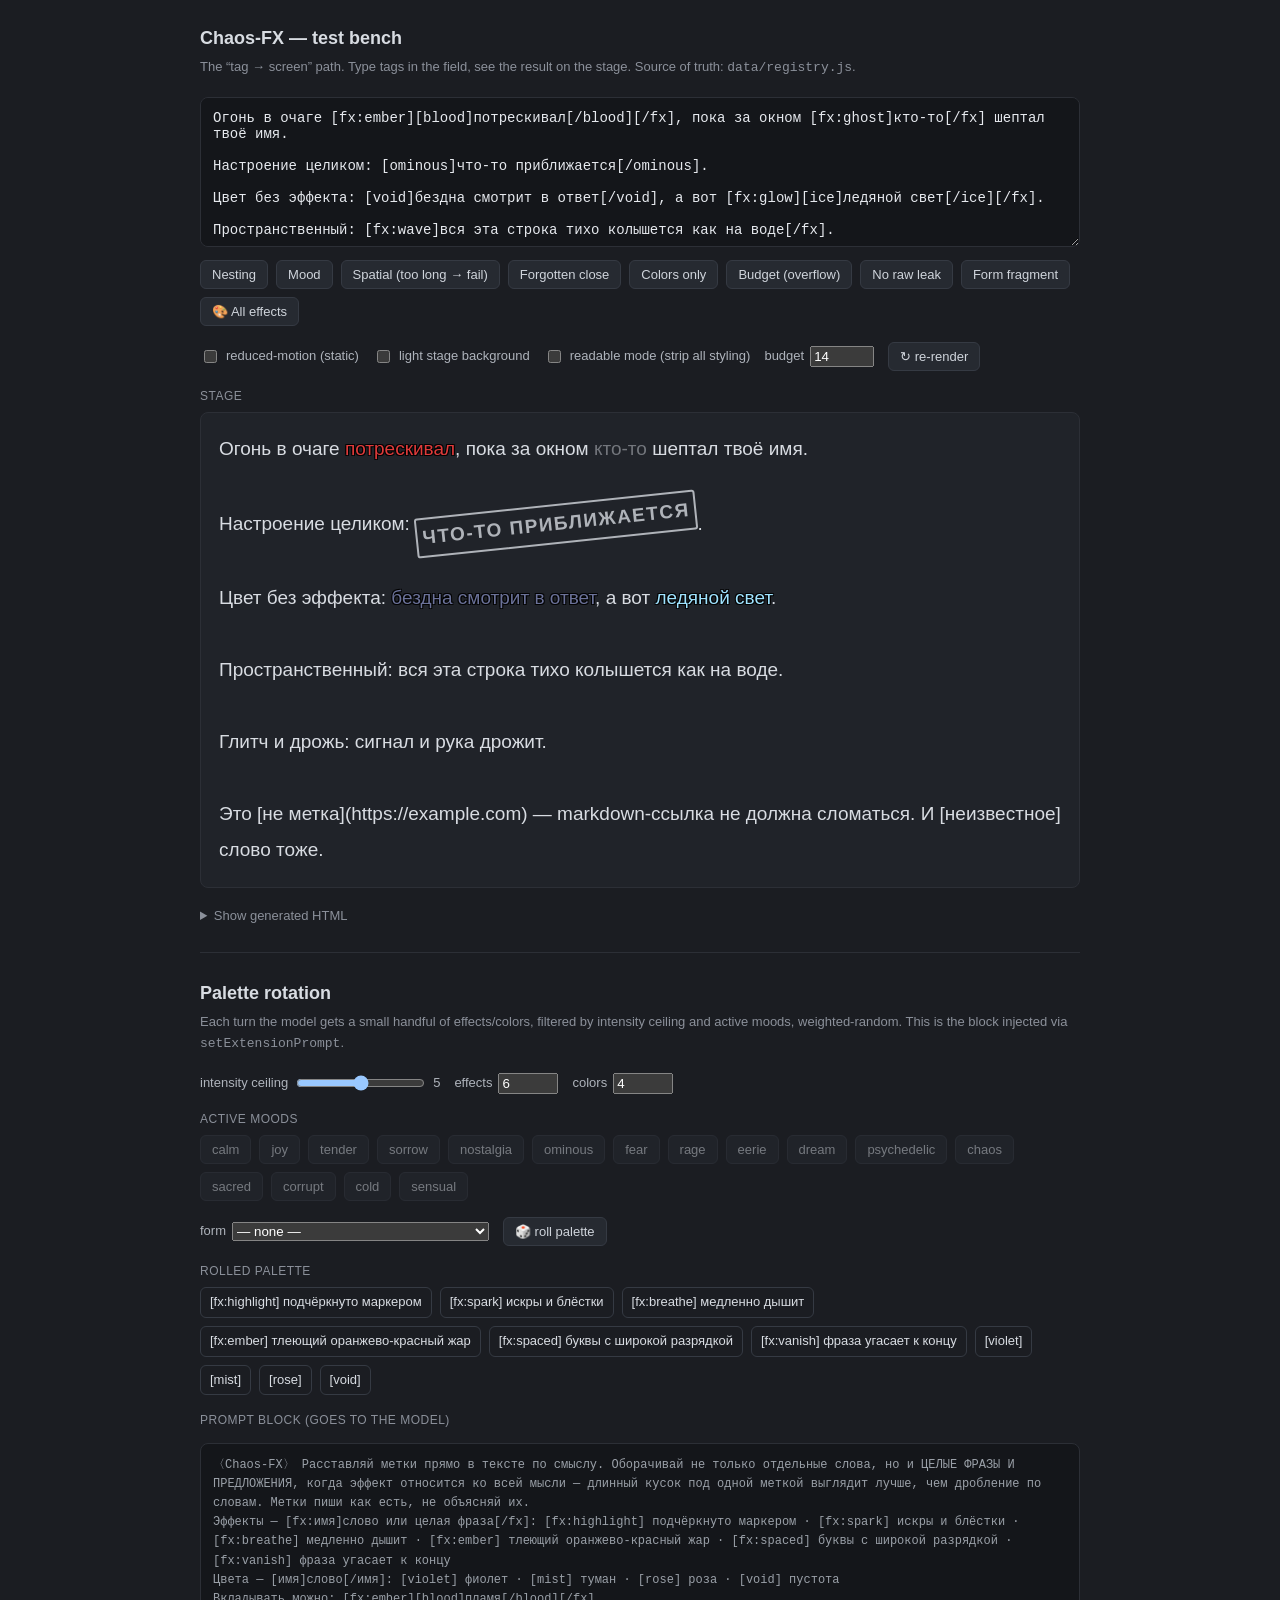
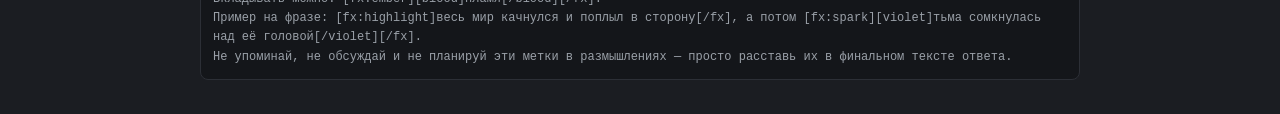
<file: demo/index.html>
<!DOCTYPE html>
<html lang="ru">
<head>
  <meta charset="utf-8" />
  <meta name="viewport" content="width=device-width, initial-scale=1" />
  <title>Chaos-FX — test bench</title>
  <link rel="stylesheet" href="../css/chaos-fx.css" />
  <style>
    :root { color-scheme: dark; }
    body {
      margin: 0; padding: 24px;
      font: 16px/1.6 -apple-system, Segoe UI, Roboto, sans-serif;
      background: #1b1d22; color: #d8dce2;
    }
    h1 { font-size: 18px; margin: 0 0 4px; }
    .sub { color: #8b909a; font-size: 13px; margin: 0 0 18px; }
    .wrap { max-width: 880px; margin: 0 auto; }
    textarea {
      width: 100%; min-height: 150px; box-sizing: border-box;
      background: #14161a; color: #e6e9ee; border: 1px solid #2c2f36;
      border-radius: 8px; padding: 12px; font-family: ui-monospace, monospace;
      font-size: 14px; resize: vertical;
    }
    .controls { display: flex; flex-wrap: wrap; gap: 14px; align-items: center; margin: 12px 0; }
    .controls label { font-size: 13px; color: #aeb3bb; display: inline-flex; gap: 6px; align-items: center; }
    .samples { display: flex; flex-wrap: wrap; gap: 8px; margin: 6px 0 16px; }
    .samples button, .controls button {
      background: #262a31; color: #cfd4db; border: 1px solid #353a43;
      border-radius: 6px; padding: 6px 11px; font-size: 13px; cursor: pointer;
    }
    .samples button:hover, .controls button:hover { background: #2f343d; }
    .stage-head { color: #8b909a; font-size: 12px; text-transform: uppercase; letter-spacing: 0.5px; margin: 16px 0 6px; }
    #stage {
      background var(--stage-bg, #202329);
      background: var(--stage-bg, #202329);
      border: 1px solid #2c2f36; border-radius: 8px; padding: 18px;
      min-height: 90px; font-size: 19px; line-height: 1.9; white-space: pre-wrap;
    }
    #stage.bg-light { --stage-bg: #ece8e0; color: #20242b; }
    details { margin-top: 18px; }
    summary { cursor: pointer; color: #8b909a; font-size: 13px; }
    pre.html { background: #14161a; border: 1px solid #2c2f36; border-radius: 8px;
      padding: 12px; overflow: auto; font-size: 12px; color: #9aa0a8; white-space: pre-wrap; }
  </style>
</head>
<body>
  <div class="wrap">
    <h1>Chaos-FX — test bench</h1>
    <p class="sub">The “tag → screen” path. Type tags in the field, see the result on the stage. Source of truth: <code>data/registry.js</code>.</p>

    <textarea id="input">Огонь в очаге [fx:ember][blood]потрескивал[/blood][/fx], пока за окном [fx:ghost]кто-то[/fx] шептал твоё имя.

Настроение целиком: [ominous]что-то приближается[/ominous].

Цвет без эффекта: [void]бездна смотрит в ответ[/void], а вот [fx:glow][ice]ледяной свет[/ice][/fx].

Пространственный: [fx:wave]вся эта строка тихо колышется как на воде[/fx].

Глитч и дрожь: [fx:glitch]сигнал[/fx] и [fx:shake]рука дрожит[/fx].

Это [не метка](https://example.com) — markdown-ссылка не должна сломаться. И [неизвестное] слово тоже.</textarea>

    <div class="samples" id="samples"></div>

    <div class="controls">
      <label><input type="checkbox" id="reduced" /> reduced-motion (static)</label>
      <label><input type="checkbox" id="lightbg" /> light stage background</label>
      <label><input type="checkbox" id="readable" /> readable mode (strip all styling)</label>
      <label>budget <input type="number" id="budget" value="14" min="0" max="60" style="width:56px"></label>
      <button id="reroll" title="re-roll effects for mood tags">↻ re-render</button>
    </div>

    <div class="stage-head">Stage</div>
    <div id="stage" class="cfx-root"></div>

    <details>
      <summary>Show generated HTML</summary>
      <pre class="html" id="htmlout"></pre>
    </details>

    <hr style="border:none;border-top:1px solid #2c2f36;margin:26px 0" />

    <h1>Palette rotation</h1>
    <p class="sub">Each turn the model gets a small handful of effects/colors, filtered by intensity ceiling and active moods, weighted-random. This is the block injected via <code>setExtensionPrompt</code>.</p>

    <div class="controls">
      <label>intensity ceiling
        <input type="range" id="rot-intensity" min="0" max="10" value="5" />
        <span id="rot-intensity-val">5</span>
      </label>
      <label>effects <input type="number" id="rot-fxn" value="6" min="0" max="32" style="width:52px"></label>
      <label>colors <input type="number" id="rot-clrn" value="4" min="0" max="24" style="width:52px"></label>
    </div>

    <div class="stage-head">Active moods</div>
    <div class="samples" id="rot-moods"></div>

    <div class="controls">
      <label>form
        <select id="rot-form"><option value="">— none —</option></select>
      </label>
      <button id="rot-roll">🎲 roll palette</button>
    </div>

    <div class="stage-head">Rolled palette</div>
    <div id="rot-out" style="display:flex;flex-wrap:wrap;gap:8px;margin-bottom:12px"></div>

    <div class="stage-head">Prompt block (goes to the model)</div>
    <pre class="html" id="rot-prompt"></pre>
  </div>

  <script src="../data/registry.js"></script>
  <script src="../src/parser.js"></script>
  <script src="../src/rotation.js"></script>
  <script>
    var input = document.getElementById('input');
    var stage = document.getElementById('stage');
    var htmlout = document.getElementById('htmlout');
    var reduced = document.getElementById('reduced');
    var lightbg = document.getElementById('lightbg');
    var budget = document.getElementById('budget');

    var SAMPLES = [
      ['Nesting', '[fx:ember][blood]пылающая кровь[/blood][/fx]'],
      ['Mood', '[psychedelic]реальность плывёт[/psychedelic]'],
      ['Spatial (too long → fail)', '[fx:wave]' + 'очень длинная строка '.repeat(15) + '[/fx]'],
      ['Forgotten close', 'модель забыла закрыть [fx:glow][gold]метку и всё'],
      ['Colors only', '[blood]кровь[/blood] [ice]лёд[/ice] [void]бездна[/void] [violet]фиолет[/violet] [gold]золото[/gold]'],
      ['Budget (overflow)', '[fx:glitch]а[/fx][fx:ember]б[/fx][fx:glow]в[/fx][fx:glitch]г[/fx][fx:ember]д[/fx]'],
      ['No raw leak', 'неизвестный эффект [fx:неведомое]тут[/fx] выкушен без следа'],
      ['Form fragment', 'Стены дышали ровно, как обычно.\n\n[form:stream]а потом пол [fx:melt]потёк[/fx] и мысли рассыпались на буквы буквы буквы кто здесь был свет [ultraviolet]фиолетовый[/ultraviolet] вкус неба секунда длиной в год[/form]\n\nОна моргнула, и комната снова стала комнатой.']
    ];

    // Галерея: каждый эффект на собственном имени.
    var gallery = ChaosFX.EFFECTS.map(function (e) {
      return '[fx:' + e.id + ']' + e.id + '[/fx]';
    }).join('  ');
    SAMPLES.push(['🎨 All effects', gallery]);

    var box = document.getElementById('samples');
    SAMPLES.forEach(function (s) {
      var b = document.createElement('button');
      b.textContent = s[0];
      b.onclick = function () { input.value = s[1]; render(); };
      box.appendChild(b);
    });

    function render() {
      var html = ChaosFX.parse(input.value, {
        reducedMotion: reduced.checked,
        budget: parseInt(budget.value, 10) || 0,
        theme: lightbg.checked ? 'light' : 'dark'
      });
      stage.innerHTML = html;
      htmlout.textContent = html;
    }

    function applyTheme() {
      stage.classList.toggle('cfx-theme-light', lightbg.checked);
      stage.classList.toggle('bg-light', lightbg.checked);
    }

    var readable = document.getElementById('readable');
    readable.addEventListener('change', function () {
      stage.classList.toggle('cfx-readable', readable.checked);
    });

    input.addEventListener('input', render);
    reduced.addEventListener('change', render);
    budget.addEventListener('input', render);
    lightbg.addEventListener('change', function () { applyTheme(); render(); });
    document.getElementById('reroll').addEventListener('click', render);

    applyTheme();
    render();

    // ── Palette rotation panel ──────────────────────────────────────────────
    var rotIntensity = document.getElementById('rot-intensity');
    var rotIntensityVal = document.getElementById('rot-intensity-val');
    var rotFxN = document.getElementById('rot-fxn');
    var rotClrN = document.getElementById('rot-clrn');
    var rotForm = document.getElementById('rot-form');
    var rotMoodsBox = document.getElementById('rot-moods');
    var rotOut = document.getElementById('rot-out');
    var rotPrompt = document.getElementById('rot-prompt');
    var activeMoods = {};

    ChaosFX.MOODS.forEach(function (m) {
      var b = document.createElement('button');
      b.textContent = m;
      b.dataset.on = '0';
      b.style.opacity = '0.5';
      b.onclick = function () {
        var on = b.dataset.on === '1';
        b.dataset.on = on ? '0' : '1';
        b.style.opacity = on ? '0.5' : '1';
        b.style.background = on ? '#262a31' : '#3a4150';
        activeMoods[m] = !on;
        roll();
      };
      rotMoodsBox.appendChild(b);
    });

    ChaosFX.FORMS.forEach(function (f) {
      var o = document.createElement('option');
      o.value = f.id; o.textContent = f.id + ' — ' + f.desc;
      rotForm.appendChild(o);
    });

    function chip(text, cls) {
      var s = document.createElement('span');
      s.textContent = text;
      s.style.cssText = 'padding:4px 9px;border-radius:6px;border:1px solid #353a43;font-size:13px;';
      if (cls) s.className = 'cfx-root ' + cls;
      return s;
    }

    function roll() {
      var moods = Object.keys(activeMoods).filter(function (m) { return activeMoods[m]; });
      var res = ChaosFX.rotate({
        intensity: parseInt(rotIntensity.value, 10),
        moods: moods,
        form: rotForm.value || null,
        effectsCount: parseInt(rotFxN.value, 10) || 0,
        colorsCount: parseInt(rotClrN.value, 10) || 0
      });
      rotOut.innerHTML = '';
      res.effects.forEach(function (e) {
        rotOut.appendChild(chip('[fx:' + e.id + '] ' + e.desc));
      });
      res.colors.forEach(function (c) {
        rotOut.appendChild(chip('[' + c.id + ']', 'clr-' + c.id + ' fx-colored'));
      });
      rotPrompt.textContent = res.prompt;
    }

    rotIntensity.addEventListener('input', function () {
      rotIntensityVal.textContent = rotIntensity.value; roll();
    });
    rotFxN.addEventListener('input', roll);
    rotClrN.addEventListener('input', roll);
    rotForm.addEventListener('change', roll);
    document.getElementById('rot-roll').addEventListener('click', roll);

    roll();
  </script>
</body>
</html>
</file>
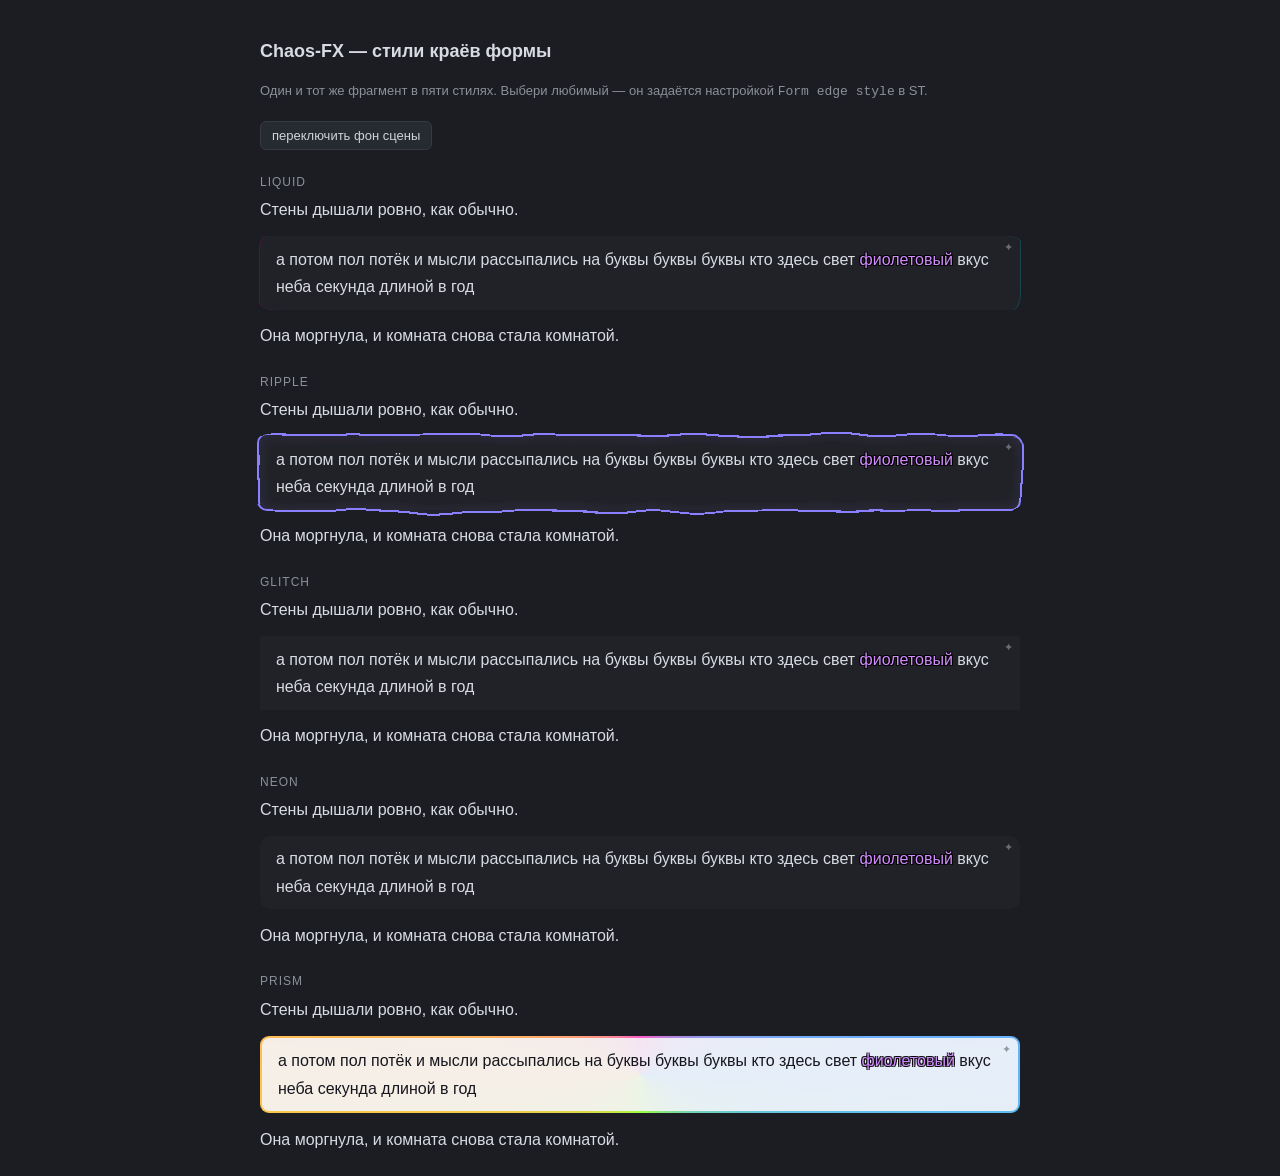
<file: demo/forms.html>
<!DOCTYPE html>
<html lang="ru">
<head>
  <meta charset="utf-8" />
  <meta name="viewport" content="width=device-width, initial-scale=1" />
  <title>Chaos-FX — form edge styles</title>
  <link rel="stylesheet" href="../css/chaos-fx.css" />
  <style>
    body { margin: 0; padding: 24px; font: 16px/1.7 -apple-system, Segoe UI, Roboto, sans-serif; background: #1b1d22; color: #d8dce2; }
    .wrap { max-width: 760px; margin: 0 auto; }
    h1 { font-size: 18px; }
    .sub { color: #8b909a; font-size: 13px; margin-bottom: 18px; }
    .controls { margin-bottom: 18px; }
    button { background: #262a31; color: #cfd4db; border: 1px solid #353a43; border-radius: 6px; padding: 6px 11px; font-size: 13px; cursor: pointer; }
    button:hover { background: #2f343d; }
    .style-name { color: #8b909a; font-size: 12px; text-transform: uppercase; letter-spacing: 1px; margin: 22px 0 4px; }
    #stage.bg-light { background: #ece8e0; color: #20242b; padding: 12px; border-radius: 8px; }
  </style>
</head>
<body>
  <!-- SVG-фильтр для стиля ripple -->
  <svg width="0" height="0" style="position:absolute">
    <filter id="cfx-ripple">
      <feTurbulence type="fractalNoise" baseFrequency="0.012 0.02" numOctaves="2" result="n">
        <animate attributeName="baseFrequency" dur="16s" values="0.012 0.02;0.02 0.012;0.012 0.02" repeatCount="indefinite"/>
      </feTurbulence>
      <feDisplacementMap in="SourceGraphic" in2="n" scale="9"/>
    </filter>
  </svg>

  <div class="wrap">
    <h1>Chaos-FX — стили краёв формы</h1>
    <p class="sub">Один и тот же фрагмент в пяти стилях. Выбери любимый — он задаётся настройкой <code>Form edge style</code> в ST.</p>
    <div class="controls">
      <button id="toggle-bg">переключить фон сцены</button>
    </div>
    <div id="stage" class="cfx-root"></div>
  </div>

  <script src="../data/registry.js"></script>
  <script src="../src/parser.js"></script>
  <script>
    var EDGES = ['liquid', 'ripple', 'glitch', 'neon', 'prism'];
    var SAMPLE = 'Стены дышали ровно, как обычно.\n\n[form:stream]а потом пол [fx:melt]потёк[/fx] и мысли рассыпались на буквы буквы буквы кто здесь свет [ultraviolet]фиолетовый[/ultraviolet] вкус неба секунда длиной в год[/form]\n\nОна моргнула, и комната снова стала комнатой.';

    var stage = document.getElementById('stage');
    function render() {
      stage.innerHTML = EDGES.map(function (edge) {
        var html = ChaosFX.parse(SAMPLE, { escape: true, formEdge: edge });
        return '<div class="style-name">' + edge + '</div>' + html;
      }).join('');
    }
    render();

    var light = false;
    document.getElementById('toggle-bg').addEventListener('click', function () {
      light = !light;
      stage.classList.toggle('cfx-theme-light', light);
      stage.classList.toggle('bg-light', light);
    });
  </script>
</body>
</html>
</file>
<file: css/chaos-fx.css>
/*
 * Chaos-FX — стили (пункты 6 и 9 спецификации).
 *
 * Первый срез: 6 эффектов разных категорий + двойная палитра цветов.
 * CSS живёт ОДИН раз — инжектится расширением, в контекст модели не попадает.
 *
 * Категории среза:
 *   inline + colorBased + анимация   → glow, ember
 *   inline + чистое движение         → shake (reducedMotion: disable)
 *   inline + хитрый/особый           → glitch, ghost
 *   spatial (с maxChars)             → wave
 */

/* ── Вшитые шрифты ───────────────────────────────────────────────────────── */
/* Caveat (SIL OFL 1.1) — рукописный С ПОДДЕРЖКОЙ КИРИЛЛИЦЫ. Системные
   рукописные шрифты кириллицу либо не покрывают, либо отсутствуют вне Windows,
   поэтому шрифт лежит в fonts/. unicode-range → браузер качает только нужный
   сабсет. Подробности и лицензия — fonts/README.md, fonts/OFL.txt. */
@font-face {
  font-family: 'CFX Caveat';
  src: url('../fonts/caveat-cyrillic.woff2') format('woff2');
  font-weight: 500; font-style: normal; font-display: swap;
  unicode-range: U+0301, U+0400-045F, U+0490-0491, U+04B0-04B1, U+2116;
}
@font-face {
  font-family: 'CFX Caveat';
  src: url('../fonts/caveat-latin.woff2') format('woff2');
  font-weight: 500; font-style: normal; font-display: swap;
  unicode-range: U+0000-00FF, U+0131, U+0152-0153, U+02BB-02BC, U+2013-2014, U+2018-201A, U+201C-201E, U+2020-2022, U+2026, U+2039-203A, U+2122;
}

/* ── Темы: двойная палитра через CSS-переменные ──────────────────────────── */
/* Тёмный фон — по умолчанию. .cfx-theme-light переключает на светлую палитру. */
.cfx-root {
  /* Контрастная обводка (как субтитры) — страховка от любого фона. */
  --cfx-outline: rgba(0, 0, 0, 0.85);

  --clr-blood: #e03b3b;  --clr-flame: #ff8c2b;  --clr-rust: #c46a3a;
  --clr-amber: #ffc24d;  --clr-honey: #ffd97a;  --clr-sulfur: #e6e23a;
  --clr-acid: #9dff3c;   --clr-ichor: #b9d44a;  --clr-moss: #7bbf6a;
  --clr-ice: #9fe3ff;    --clr-azure: #5bb8ff;  --clr-abyss: #5a7fd0;
  --clr-void: #6b7299;   --clr-mist: #c4d2e0;   --clr-violet: #b98cff;
  --clr-ultraviolet: #d28bff; --clr-bruise: #bf6fa3; --clr-neon: #ff5cc8;
  --clr-rose: #ff9bb5;   --clr-silver: #d8dee6; --clr-bone: #ede4d3;
  --clr-ash: #b0b4ba;    --clr-ink: #c0c4cc;    --clr-oil: #7af0c0;
}

.cfx-root.cfx-theme-light {
  --cfx-outline: rgba(255, 255, 255, 0.9);

  --clr-blood: #8b0000;  --clr-flame: #c2410c;  --clr-rust: #8a4421;
  --clr-amber: #b8860b;  --clr-honey: #c79a32;  --clr-sulfur: #9a9810;
  --clr-acid: #4d8a00;   --clr-ichor: #6b7a1f;  --clr-moss: #3f6f33;
  --clr-ice: #2b7a9e;    --clr-azure: #1565c0;  --clr-abyss: #283d6b;
  --clr-void: #1a1d33;   --clr-mist: #6b7d8f;   --clr-violet: #6a3dbf;
  --clr-ultraviolet: #8a2be2; --clr-bruise: #5e2750; --clr-neon: #d6178f;
  --clr-rose: #c44569;   --clr-silver: #7a828c; --clr-bone: #8a7f68;
  --clr-ash: #6b6f76;    --clr-ink: #1a1a22;    --clr-oil: #2a9d8f;
}

/* ── Ось цвета: clr-* читает переменную активной палитры ─────────────────── */
.cfx-root [class*="clr-"] { color: var(--cfx-clr, inherit); }
.cfx-root .clr-blood { --cfx-clr: var(--clr-blood); }
.cfx-root .clr-flame { --cfx-clr: var(--clr-flame); }
.cfx-root .clr-rust { --cfx-clr: var(--clr-rust); }
.cfx-root .clr-amber { --cfx-clr: var(--clr-amber); }
.cfx-root .clr-honey { --cfx-clr: var(--clr-honey); }
.cfx-root .clr-sulfur { --cfx-clr: var(--clr-sulfur); }
.cfx-root .clr-acid { --cfx-clr: var(--clr-acid); }
.cfx-root .clr-ichor { --cfx-clr: var(--clr-ichor); }
.cfx-root .clr-moss { --cfx-clr: var(--clr-moss); }
.cfx-root .clr-ice { --cfx-clr: var(--clr-ice); }
.cfx-root .clr-azure { --cfx-clr: var(--clr-azure); }
.cfx-root .clr-abyss { --cfx-clr: var(--clr-abyss); }
.cfx-root .clr-void { --cfx-clr: var(--clr-void); }
.cfx-root .clr-mist { --cfx-clr: var(--clr-mist); }
.cfx-root .clr-violet { --cfx-clr: var(--clr-violet); }
.cfx-root .clr-ultraviolet { --cfx-clr: var(--clr-ultraviolet); }
.cfx-root .clr-bruise { --cfx-clr: var(--clr-bruise); }
.cfx-root .clr-neon { --cfx-clr: var(--clr-neon); }
.cfx-root .clr-rose { --cfx-clr: var(--clr-rose); }
.cfx-root .clr-silver { --cfx-clr: var(--clr-silver); }
.cfx-root .clr-bone { --cfx-clr: var(--clr-bone); }
.cfx-root .clr-ash { --cfx-clr: var(--clr-ash); }
.cfx-root .clr-ink { --cfx-clr: var(--clr-ink); }
.cfx-root .clr-oil { --cfx-clr: var(--clr-oil); }

/* Контрастная обводка — всем цветным (clr-* и colorBased-эффектам). */
.cfx-root [class*="clr-"],
.cfx-root .fx-colored {
  text-shadow:
    -1px -1px 0 var(--cfx-outline),
     1px -1px 0 var(--cfx-outline),
    -1px  1px 0 var(--cfx-outline),
     1px  1px 0 var(--cfx-outline);
}

/* Все fx-спаны — строчные, не ломают поток текста. */
.cfx-root [data-fx] { display: inline-block; }

/* ── Эффекты ─────────────────────────────────────────────────────────────── */

/* glow — мягкий светящийся ореол (inline, colorBased). */
.cfx-root .fx-glow {
  color: var(--cfx-clr, currentColor);
  animation: cfx-glow 2.4s ease-in-out infinite;
}
@keyframes cfx-glow {
  0%, 100% { filter: drop-shadow(0 0 2px currentColor); }
  50%      { filter: drop-shadow(0 0 8px currentColor) drop-shadow(0 0 14px currentColor); }
}
.cfx-root .fx-glow-static {
  color: var(--cfx-clr, currentColor);
  filter: drop-shadow(0 0 6px currentColor);
}

/* ember — тлеющий оранжево-красный жар (inline, colorBased). */
.cfx-root .fx-ember {
  color: var(--cfx-clr, #ff8c2b);
  animation: cfx-ember 1.6s ease-in-out infinite;
}
@keyframes cfx-ember {
  0%, 100% { text-shadow: 0 0 4px #ff6a00, 0 0 8px #ff2d00; opacity: 0.92; }
  50%      { text-shadow: 0 0 8px #ff8c2b, 0 0 18px #ff3b00; opacity: 1; }
}
.cfx-root .fx-ember-static {
  color: var(--cfx-clr, #ff8c2b);
  text-shadow: 0 0 6px #ff6a00, 0 0 12px #ff2d00;
}

/* shake — мелкая дрожь (чистое движение; reducedMotion: disable). */
.cfx-root .fx-shake { animation: cfx-shake 0.28s linear infinite; }
@keyframes cfx-shake {
  0%, 100% { transform: translate(0, 0); }
  25%      { transform: translate(-1px, 1px); }
  50%      { transform: translate(1px, -1px); }
  75%      { transform: translate(-1px, -1px); }
}

/* glitch — RGB-разрыв и нарезка (хитрый, CSS-only через text-shadow). */
.cfx-root .fx-glitch {
  position: relative;
  animation: cfx-glitch 0.9s steps(2, end) infinite;
}
@keyframes cfx-glitch {
  0%   { text-shadow: 1px 0 #f0f, -1px 0 #0ff; transform: translate(0); }
  20%  { text-shadow: -2px 0 #f0f, 2px 0 #0ff; transform: translate(1px, -1px); }
  40%  { text-shadow: 2px 0 #f0f, -2px 0 #0ff; transform: translate(-1px, 1px); }
  60%  { text-shadow: -1px 0 #f0f, 1px 0 #0ff; transform: translate(1px, 0); }
  80%  { text-shadow: 1px 0 #f0f, -1px 0 #0ff; transform: translate(-1px, 0); }
  100% { text-shadow: 1px 0 #f0f, -1px 0 #0ff; transform: translate(0); }
}

/* ghost — призрачная полупрозрачность (особый, special). */
.cfx-root .fx-ghost {
  opacity: 0.45;
  animation: cfx-ghost 3.5s ease-in-out infinite;
}
@keyframes cfx-ghost {
  0%, 100% { opacity: 0.25; filter: blur(0.4px); }
  50%      { opacity: 0.6;  filter: blur(0); }
}
.cfx-root .fx-ghost-static { opacity: 0.4; filter: blur(0.3px); }

/* wave — строка колышется целиком (spatial, maxChars 200). */
.cfx-root .fx-wave {
  animation: cfx-wave 2.2s ease-in-out infinite;
  transform-origin: center;
}
@keyframes cfx-wave {
  0%, 100% { transform: translateY(0) skewX(0deg); }
  25%      { transform: translateY(-3px) skewX(2deg); }
  50%      { transform: translateY(0) skewX(0deg); }
  75%      { transform: translateY(3px) skewX(-2deg); }
}

/* ─────────────────────────────────────────────────────────────────────────
   Остальные эффекты (докрашены). Каждый рассчитан на безопасное «состояние
   покоя»: если убрать анимацию (reduced-motion), текст остаётся читаемым.
   ───────────────────────────────────────────────────────────────────────── */

/* rainbow — переливается всеми цветами (colorBased). */
.cfx-root .fx-rainbow {
  background: linear-gradient(90deg, #ff3b3b, #ff9e2b, #ffe93b, #5bff7a, #5bb8ff, #b98cff, #ff5cc8);
  background-size: 200% auto;
  -webkit-background-clip: text; background-clip: text;
  color: transparent; -webkit-text-fill-color: transparent;
  animation: cfx-rainbow 3s linear infinite;
}
@keyframes cfx-rainbow { to { background-position: 200% center; } }
.cfx-root .fx-rainbow-static {
  background: linear-gradient(90deg, #ff3b3b, #ff9e2b, #ffe93b, #5bff7a, #5bb8ff, #b98cff, #ff5cc8);
  -webkit-background-clip: text; background-clip: text;
  color: transparent; -webkit-text-fill-color: transparent;
}

/* frost — холодный голубой блеск (colorBased). */
.cfx-root .fx-frost {
  color: var(--cfx-clr, #9fe3ff);
  animation: cfx-frost 3s ease-in-out infinite;
}
@keyframes cfx-frost {
  0%, 100% { text-shadow: 0 0 3px #cfefff, 0 0 6px #7ec8ff; }
  50%      { text-shadow: 0 0 6px #ffffff, 0 0 12px #9fe3ff; }
}
.cfx-root .fx-frost-static { color: var(--cfx-clr, #9fe3ff); text-shadow: 0 0 5px #cfefff, 0 0 10px #7ec8ff; }

/* gold — благородное золотое мерцание (colorBased). */
.cfx-root .fx-gold {
  background: linear-gradient(90deg, #a97c1e, #ffe9a3, #a97c1e);
  background-size: 200% auto;
  -webkit-background-clip: text; background-clip: text;
  color: transparent; -webkit-text-fill-color: transparent;
  animation: cfx-gold 2.6s linear infinite;
}
@keyframes cfx-gold { to { background-position: 200% center; } }
.cfx-root .fx-gold-static { color: var(--cfx-clr, #ffc24d); text-shadow: 0 0 4px #ffe9a3; }

/* rainbow и анимированный gold залиты градиентом по тексту (background-clip)
   с прозрачной заливкой — контрастная обводка (.fx-colored) делает на них
   грязный тёмный ореол, «заслоняющий» буквы. Снимаем её именно у них. */
.cfx-root .fx-rainbow,
.cfx-root .fx-rainbow-static,
.cfx-root .fx-gold { text-shadow: none; }

/* sickly — нездоровое зелёное свечение (colorBased). */
.cfx-root .fx-sickly {
  color: var(--cfx-clr, #9dff3c);
  animation: cfx-sickly 2.2s ease-in-out infinite;
}
@keyframes cfx-sickly {
  0%, 100% { text-shadow: 0 0 4px #6abf2a; filter: hue-rotate(0deg); opacity: 0.9; }
  50%      { text-shadow: 0 0 10px #aaff5e, 0 0 16px #5a9a1a; filter: hue-rotate(-12deg); opacity: 1; }
}
.cfx-root .fx-sickly-static { color: var(--cfx-clr, #9dff3c); text-shadow: 0 0 8px #6abf2a; }

/* spark — искры и блёстки (colorBased). */
.cfx-root .fx-spark {
  color: var(--cfx-clr, currentColor);
  animation: cfx-spark 1.4s ease-in-out infinite;
}
@keyframes cfx-spark {
  0%, 100% { text-shadow: 0 0 2px #fff; }
  30%      { text-shadow: -3px -2px 3px #fff, 2px 3px 4px #ffe9a3; }
  60%      { text-shadow: 3px -3px 3px #fff, -2px 2px 4px #b8e6ff; }
}
.cfx-root .fx-spark-static { text-shadow: 0 0 4px #fff, 1px 1px 3px #ffe9a3; }

/* electric — потрескивающие молнии (colorBased). */
.cfx-root .fx-electric {
  color: var(--cfx-clr, #cfeaff);
  animation: cfx-electric 0.25s steps(2) infinite;
}
@keyframes cfx-electric {
  0%   { text-shadow: 0 0 4px #7ecbff, 0 0 8px #2b6cff; transform: translate(0, 0); }
  50%  { text-shadow: 1px 0 5px #fff, 0 0 10px #5b8cff; transform: translate(0.5px, -0.5px); }
  100% { text-shadow: -1px 0 4px #7ecbff, 0 0 8px #2b6cff; transform: translate(-0.5px, 0.5px); }
}
.cfx-root .fx-electric-static { color: var(--cfx-clr, #cfeaff); text-shadow: 0 0 5px #7ecbff, 0 0 10px #2b6cff; }

/* sway — плавное покачивание, дрейф. */
.cfx-root .fx-sway { animation: cfx-sway 3.4s ease-in-out infinite; }
@keyframes cfx-sway {
  0%, 100% { transform: translateX(0) rotate(0deg); }
  25%      { transform: translateX(2px) rotate(1.2deg); }
  75%      { transform: translateX(-2px) rotate(-1.2deg); }
}

/* heartbeat — пульсация как сердце. */
.cfx-root .fx-heartbeat { animation: cfx-heartbeat 1.3s ease-in-out infinite; }
@keyframes cfx-heartbeat {
  0%, 40%, 100% { transform: scale(1); }
  10%           { transform: scale(1.18); }
  20%           { transform: scale(1); }
  30%           { transform: scale(1.12); }
}

/* drip — буквы стекают вниз. */
.cfx-root .fx-drip { animation: cfx-drip 2.6s ease-in infinite; }
@keyframes cfx-drip {
  0%   { transform: translateY(0) scaleY(1); filter: blur(0); }
  70%  { transform: translateY(3px) scaleY(1.18); filter: blur(0.4px); }
  100% { transform: translateY(0) scaleY(1); filter: blur(0); }
}

/* rise — слова всплывают вверх. */
.cfx-root .fx-rise { animation: cfx-rise 3s ease-in-out infinite; }
@keyframes cfx-rise {
  0%, 100% { transform: translateY(0); opacity: 0.85; }
  50%      { transform: translateY(-4px); opacity: 1; }
}

/* jitter — нервная частая вибрация. */
.cfx-root .fx-jitter { animation: cfx-jitter 0.12s steps(2) infinite; }
@keyframes cfx-jitter {
  0%   { transform: translate(0, 0); }
  25%  { transform: translate(-0.6px, 0.6px); }
  50%  { transform: translate(0.6px, -0.6px); }
  75%  { transform: translate(-0.6px, -0.6px); }
  100% { transform: translate(0.6px, 0.6px); }
}

/* blur — размытие, смаз. */
.cfx-root .fx-blur { animation: cfx-blur 3s ease-in-out infinite; }
@keyframes cfx-blur {
  0%, 100% { filter: blur(0); }
  50%      { filter: blur(1.6px); }
}
.cfx-root .fx-blur-static { filter: blur(1px); }

/* melt — текст тает и растекается. */
.cfx-root .fx-melt { transform-origin: top center; animation: cfx-melt 3.2s ease-in-out infinite; }
@keyframes cfx-melt {
  0%, 100% { transform: scaleY(1) skewX(0deg); filter: blur(0); }
  50%      { transform: scaleY(1.35) skewX(-3deg); filter: blur(0.6px); }
}

/* scramble — буквы мешаются (CSS-приближение, точный перебор — позже на JS). */
.cfx-root .fx-scramble { animation: cfx-scramble 0.3s steps(3) infinite; }
@keyframes cfx-scramble {
  0%   { transform: translate(0, 0); filter: blur(0); }
  33%  { transform: translate(1px, -1px); filter: blur(0.5px); }
  66%  { transform: translate(-1px, 1px); filter: blur(0.3px); }
  100% { transform: translate(0, 0); filter: blur(0); }
}

/* handwritten — будто написано от руки. Вшитый Caveat покрывает кириллицу;
   системные варианты — на случай, если файл шрифта не отдался. */
.cfx-root .fx-handwritten {
  font-family: 'CFX Caveat', 'Segoe Script', 'Comic Sans MS', cursive;
  font-size: 1.15em;               /* Caveat мелковат относительно основного */
  transform: rotate(-1.5deg);
}

/* typewriter — моноширинный шрифт с мигающим курсором. */
.cfx-root .fx-typewriter {
  font-family: ui-monospace, 'Courier New', monospace;
  border-right: 0.1em solid currentColor; padding-right: 1px;
  animation: cfx-caret 1s steps(1) infinite;
}
@keyframes cfx-caret { 50% { border-color: transparent; } }

/* flicker-in — мерцает, как плохой сигнал (в покое — видно). */
.cfx-root .fx-flicker-in { animation: cfx-flicker 2.4s steps(1) infinite; }
@keyframes cfx-flicker {
  0%, 100% { opacity: 1; }
  8%  { opacity: 0.3; } 10% { opacity: 1; } 12% { opacity: 0.5; } 14% { opacity: 1; }
  62% { opacity: 0.2; } 64% { opacity: 1; }
}

/* whisper — мелкий, бледный, едва видный (special). */
.cfx-root .fx-whisper { font-size: 0.82em; opacity: 0.55; letter-spacing: 0.3px; }

/* smoke — буквы курятся дымкой (special). */
.cfx-root .fx-smoke { animation: cfx-smoke 3.5s ease-in-out infinite; }
@keyframes cfx-smoke {
  0%   { filter: blur(0); opacity: 0.85; transform: translateY(0) skewX(0deg); }
  50%  { filter: blur(1.2px); opacity: 0.6; transform: translateY(-2px) skewX(3deg); }
  100% { filter: blur(0.3px); opacity: 0.85; transform: translateY(0) skewX(0deg); }
}

/* negative — инверсия цветов (special). */
.cfx-root .fx-negative { filter: invert(1); }

/* redacted — чёрная плашка, спадает по наведению (special). */
.cfx-root .fx-redacted {
  background: #0b0b0b; color: #0b0b0b; border-radius: 2px;
  transition: color 0.2s, background 0.2s;
}
.cfx-root .fx-redacted:hover { background: rgba(0, 0, 0, 0.15); color: inherit; }

/* shout — огромный, жирный, дёрганый. */
.cfx-root .fx-shout {
  font-weight: 900; font-size: 1.5em; text-transform: uppercase; letter-spacing: 0.5px;
  animation: cfx-shout 0.18s ease-in-out infinite;
}
@keyframes cfx-shout {
  0%, 100% { transform: scale(1.05) rotate(-1deg); }
  50%      { transform: scale(1.12) rotate(1deg); }
}
.cfx-root .fx-shout-static {
  font-weight: 900; font-size: 1.5em; text-transform: uppercase; letter-spacing: 0.5px;
}

/* spiral — закручивается спиралью (spatial). */
.cfx-root .fx-spiral { transform-origin: center; animation: cfx-spiral 6s linear infinite; }
@keyframes cfx-spiral {
  0%   { transform: rotate(0deg) scale(1); }
  50%  { transform: rotate(180deg) scale(0.85); }
  100% { transform: rotate(360deg) scale(1); }
}

/* upsidedown — текст вверх ногами (spatial). */
.cfx-root .fx-upsidedown { transform: rotate(180deg); }

/* mirror — зеркальное отражение (spatial). */
.cfx-root .fx-mirror { transform: scaleX(-1); }

/* scatter — слова разбросаны (CSS-приближение, точный разброс — позже на JS). */
.cfx-root .fx-scatter {
  letter-spacing: 0.35em; word-spacing: 0.5em;
  animation: cfx-scatter 4s ease-in-out infinite;
}
@keyframes cfx-scatter {
  0%, 100% { transform: rotate(-1deg) skewX(-3deg); }
  50%      { transform: rotate(1deg) skewX(3deg); }
}

/* ─────────────────────────────────────────────────────────────────────────
   Побуквенная механика: парсер оборачивает каждый символ в .cfx-ch с
   индексом --i. Отсюда — эффекты, работающие вдоль фразы (волна, лесенка,
   угасание, нарастание) и настоящий разброс/перемешивание букв.
   ───────────────────────────────────────────────────────────────────────── */
.cfx-root .cfx-ch { display: inline-block; white-space: pre; }

/* wave — волна бежит по фразе, буква за буквой. */
.cfx-root .fx-wave .cfx-ch {
  animation: cfx-wave-ch 1.8s ease-in-out infinite;
  animation-delay: calc(var(--i) * 0.055s);
}
@keyframes cfx-wave-ch {
  0%, 100% { transform: translateY(0); }
  50%      { transform: translateY(-5px); }
}

/* scramble — буквы дёргаются и встают на место. */
.cfx-root .fx-scramble .cfx-ch {
  animation: cfx-scramble-ch 0.45s steps(3, end) infinite;
  animation-delay: calc(var(--i) * -0.11s);
}
@keyframes cfx-scramble-ch {
  0%   { transform: translate(0, 0) rotate(0deg); }
  33%  { transform: translate(1px, -2px) rotate(6deg); }
  66%  { transform: translate(-2px, 1px) rotate(-5deg); }
  100% { transform: translate(0, 0) rotate(0deg); }
}

/* scatter — буквы разлетелись и мелко плавают. */
.cfx-root .fx-scatter { letter-spacing: 0.12em; }
.cfx-root .fx-scatter .cfx-ch { animation: cfx-scatter-ch 4s ease-in-out infinite; animation-delay: calc(var(--i) * -0.23s); }
.cfx-root .fx-scatter .cfx-ch:nth-child(3n)   { transform: translateY(-7px) rotate(-11deg); }
.cfx-root .fx-scatter .cfx-ch:nth-child(3n+1) { transform: translateY(5px) rotate(8deg); }
.cfx-root .fx-scatter .cfx-ch:nth-child(4n+2) { transform: translateY(-3px) rotate(15deg); }
.cfx-root .fx-scatter .cfx-ch:nth-child(5n+3) { transform: translateY(8px) rotate(-6deg); }
@keyframes cfx-scatter-ch {
  0%, 100% { margin-left: 0; margin-right: 0; }
  50%      { margin-left: 1px; margin-right: 1px; }
}

/* stairs — фраза сползает лесенкой. */
.cfx-root .fx-stairs .cfx-ch { transform: translateY(calc(var(--i) * 1.6px)); }

/* vanish — фраза угасает к концу. */
.cfx-root .fx-vanish .cfx-ch {
  opacity: calc(1 - var(--i) * 0.022);
  filter: blur(calc(var(--i) * 0.018px));
}

/* swell — фраза нарастает к концу. */
.cfx-root .fx-swell .cfx-ch {
  font-size: calc(1em + var(--i) * 0.014em);
  font-weight: calc(400 + var(--i) * 12);
}

/* topple — фраза заваливается набок. */
.cfx-root .fx-topple .cfx-ch {
  transform: rotate(calc(var(--i) * 1.4deg)) translateY(calc(var(--i) * 0.6px));
  transform-origin: bottom center;
}

/* crawl — буквы шевелятся вразнобой. */
.cfx-root .fx-crawl .cfx-ch {
  animation: cfx-crawl-ch 2.6s ease-in-out infinite;
  animation-delay: calc(var(--i) * -0.17s);
}
@keyframes cfx-crawl-ch {
  0%, 100% { transform: translate(0, 0); }
  25%      { transform: translate(0.5px, -1.5px); }
  50%      { transform: translate(-1px, 0.5px); }
  75%      { transform: translate(1px, 1px); }
}

/* ─────────────────────────────────────────────────────────────────────────
   Новые обычные эффекты
   ───────────────────────────────────────────────────────────────────────── */

/* strobe — резкое мигание. */
.cfx-root .fx-strobe { animation: cfx-strobe 0.35s steps(1) infinite; }
@keyframes cfx-strobe {
  0%, 45%  { opacity: 1; }
  50%, 95% { opacity: 0.12; }
}

/* hologram — голографическая проекция с полосами. */
.cfx-root .fx-hologram {
  color: #9fe8ff;
  text-shadow: 0 0 6px #4fd0ff, 0 0 14px #2196f3;
  background: repeating-linear-gradient(0deg, rgba(255,255,255,0.11) 0 1px, transparent 1px 3px);
  -webkit-background-clip: text; background-clip: text;
  animation: cfx-hologram 3s linear infinite;
}
@keyframes cfx-hologram {
  0%, 100% { opacity: 0.85; background-position: 0 0; }
  50%      { opacity: 1; background-position: 0 6px; }
}
.cfx-root .fx-hologram-static { color: #9fe8ff; text-shadow: 0 0 6px #4fd0ff, 0 0 12px #2196f3; opacity: 0.9; }

/* vhs — помехи старой плёнки. */
.cfx-root .fx-vhs {
  text-shadow: 1.5px 0 rgba(255,0,80,0.65), -1.5px 0 rgba(0,220,255,0.65);
  animation: cfx-vhs 2.4s steps(12, end) infinite;
}
@keyframes cfx-vhs {
  0%, 92%, 100% { transform: translateX(0) skewX(0deg); filter: none; }
  94%  { transform: translateX(3px) skewX(-6deg); filter: brightness(1.4); }
  96%  { transform: translateX(-2px) skewX(4deg); }
}
.cfx-root .fx-vhs-static { text-shadow: 1.5px 0 rgba(255,0,80,0.6), -1.5px 0 rgba(0,220,255,0.6); }

/* pixelate — распад на пиксели (приближение: ступенчатый блюр + контраст). */
.cfx-root .fx-pixelate { animation: cfx-pixelate 3.2s steps(4, end) infinite; }
@keyframes cfx-pixelate {
  0%, 100% { filter: blur(0) contrast(1); letter-spacing: 0; }
  50%      { filter: blur(1.4px) contrast(2.4); letter-spacing: 0.06em; }
}
.cfx-root .fx-pixelate-static { filter: blur(1px) contrast(2); letter-spacing: 0.04em; }

/* bloom — пересвеченное сияние. */
.cfx-root .fx-bloom {
  color: var(--cfx-clr, currentColor);
  animation: cfx-bloom 3.4s ease-in-out infinite;
}
@keyframes cfx-bloom {
  0%, 100% { filter: brightness(1.1) drop-shadow(0 0 3px currentColor); }
  50%      { filter: brightness(1.7) drop-shadow(0 0 12px currentColor) drop-shadow(0 0 22px currentColor); }
}
.cfx-root .fx-bloom-static { color: var(--cfx-clr, currentColor); filter: brightness(1.4) drop-shadow(0 0 8px currentColor); }

/* stretch — тянется и сжимается. */
.cfx-root .fx-stretch { animation: cfx-stretch 3s ease-in-out infinite; transform-origin: center; }
@keyframes cfx-stretch {
  0%, 100% { transform: scale(1, 1); }
  35%      { transform: scale(1.22, 0.86); }
  70%      { transform: scale(0.84, 1.18); }
}

/* breathe — медленное дыхание. */
.cfx-root .fx-breathe { animation: cfx-breathe 4.5s ease-in-out infinite; }
@keyframes cfx-breathe {
  0%, 100% { transform: scale(1); opacity: 0.88; }
  50%      { transform: scale(1.045); opacity: 1; }
}

/* dissolve — растворяется в воздухе. */
.cfx-root .fx-dissolve { animation: cfx-dissolve 4s ease-in-out infinite; }
@keyframes cfx-dissolve {
  0%, 100% { opacity: 0.75; filter: blur(0.2px); letter-spacing: 0; }
  50%      { opacity: 0.28; filter: blur(1.6px); letter-spacing: 0.05em; }
}
.cfx-root .fx-dissolve-static { opacity: 0.5; filter: blur(0.9px); }

/* highlight — выделено маркером. */
.cfx-root .fx-highlight {
  background: linear-gradient(transparent 55%, rgba(255, 235, 59, 0.55) 55%);
  padding: 0 2px; border-radius: 2px;
}
.cfx-root.cfx-theme-light .fx-highlight { background: linear-gradient(transparent 55%, rgba(255, 213, 0, 0.7) 55%); }

/* stamp — оттиск печати наискось. */
.cfx-root .fx-stamp {
  border: 2px solid currentColor; border-radius: 3px;
  padding: 0 5px; transform: rotate(-6deg);
  font-weight: 700; text-transform: uppercase; letter-spacing: 0.08em;
  opacity: 0.78;
}

/* blackletter — тяжёлое архаичное начертание. Настоящей готики для кириллицы
   практически не существует, поэтому вид строится средствами CSS (плотный
   узкий серифный текст с вертикальной растяжкой) — работает на любом алфавите.
   Латиница дополнительно подхватит фрактуру, если она есть в системе. */
.cfx-root .fx-blackletter {
  font-family: 'UnifrakturMaguntia', 'Old English Text MT', Georgia, 'Times New Roman', serif;
  font-weight: 700;
  letter-spacing: -0.01em;
  transform: scaleY(1.18);
  display: inline-block;
  text-shadow: 0 0 1px currentColor;
}

/* spaced — широкая разрядка. */
.cfx-root .fx-spaced { letter-spacing: 0.42em; word-spacing: 0.2em; }

/* chrome — холодный металлический блеск. */
.cfx-root .fx-chrome {
  background: linear-gradient(180deg, #f6f9ff 0%, #98a5b8 45%, #e9edf5 50%, #6f7d92 55%, #dfe6f2 100%);
  background-size: 100% 200%;
  -webkit-background-clip: text; background-clip: text;
  color: transparent; -webkit-text-fill-color: transparent;
  animation: cfx-chrome 4s ease-in-out infinite;
}
@keyframes cfx-chrome { 0%, 100% { background-position: 0 0; } 50% { background-position: 0 100%; } }
.cfx-root .fx-chrome-static {
  background: linear-gradient(180deg, #f6f9ff 0%, #98a5b8 45%, #e9edf5 50%, #6f7d92 55%, #dfe6f2 100%);
  -webkit-background-clip: text; background-clip: text;
  color: transparent; -webkit-text-fill-color: transparent;
}
/* градиентные заливки — без контрастной обводки (иначе грязный ореол) */
.cfx-root .fx-chrome, .cfx-root .fx-chrome-static { text-shadow: none; }

/* bleed — краска растекается. */
.cfx-root .fx-bleed {
  color: var(--cfx-clr, currentColor);
  animation: cfx-bleed 3.6s ease-in-out infinite;
}
@keyframes cfx-bleed {
  0%, 100% { text-shadow: 0 1px 2px currentColor; filter: blur(0.1px); }
  50%      { text-shadow: 0 3px 7px currentColor, 0 6px 12px currentColor; filter: blur(0.5px); }
}
.cfx-root .fx-bleed-static { color: var(--cfx-clr, currentColor); text-shadow: 0 2px 5px currentColor; }

/* ── Форма-фрагмент: отрезок повествования, сорвавшийся в сюр-форму ────────── */
/* [form:имя]…[/form] → блок с выбираемым стилем краёв (cfx-edge-*). База —
   подложка + нейтральный маркер; край задаёт отдельный класс. */
.cfx-root .cfx-form {
  display: block;
  position: relative;
  margin: 0.8em 0;
  padding: 0.6em 1em;
  background: rgba(127, 127, 127, 0.06);
  border-radius: 8px;
}
.cfx-root .cfx-form::before {
  content: "✦";
  position: absolute;
  top: 2px;
  right: 7px;
  font-size: 0.7em;
  opacity: 0.4;
  z-index: 1;
  animation: cfx-form-mark 7s ease-in-out infinite;
}
@keyframes cfx-form-mark {
  0%, 100% { opacity: 0.3; transform: rotate(0deg); }
  50%      { opacity: 0.6; transform: rotate(45deg); }
}

/* liquid — морфящиеся «блобовые» края + хроматика + hue-сдвиг. */
.cfx-root .cfx-form.cfx-edge-liquid {
  border-radius: 6px 14px 8px 16px / 14px 6px 16px 8px;
  box-shadow: -1px 0 0 rgba(255, 0, 200, 0.2), 1px 0 0 rgba(0, 230, 255, 0.2);
  animation: cfx-edge-liquid 7s ease-in-out infinite;
}
@keyframes cfx-edge-liquid {
  0%, 100% { border-radius: 6px 14px 8px 16px / 14px 6px 16px 8px; box-shadow: -2px 0 0 rgba(255, 0, 200, 0.25), 2px 0 0 rgba(0, 230, 255, 0.25), inset 0 0 12px rgba(160, 120, 255, 0.07); filter: hue-rotate(0deg); }
  50%      { border-radius: 16px 6px 18px 5px / 5px 18px 6px 16px; box-shadow: 3px 0 0 rgba(255, 0, 200, 0.35), -3px 0 0 rgba(0, 230, 255, 0.35), inset 0 0 18px rgba(160, 120, 255, 0.13); filter: hue-rotate(22deg); }
}

/* ripple — SVG-рябь по контуру (живой колышущийся край). */
.cfx-root .cfx-form.cfx-edge-ripple { border-radius: 8px; }
.cfx-root .cfx-form.cfx-edge-ripple::after {
  content: "";
  position: absolute;
  inset: -2px;
  border: 2px solid var(--SmartThemeQuoteColor, #8a7fff);
  border-radius: 10px;
  box-shadow: inset 0 0 14px rgba(160, 120, 255, 0.15);
  filter: url(#cfx-ripple);
  pointer-events: none;
}

/* glitch — RGB-разрыв и дёрганье краёв. */
.cfx-root .cfx-form.cfx-edge-glitch {
  border-radius: 3px;
  animation: cfx-edge-glitch 0.9s steps(2, end) infinite;
}
@keyframes cfx-edge-glitch {
  0%   { box-shadow: -3px 0 #f0f, 3px 0 #0ff; transform: translateX(0); }
  25%  { box-shadow: 3px 0 #f0f, -3px 0 #0ff; transform: translateX(1px); }
  50%  { box-shadow: -2px 0 #f0f, 2px 0 #0ff; transform: translateX(-1px); }
  75%  { box-shadow: 2px 0 #f0f, -2px 0 #0ff; transform: translateX(1px); }
  100% { box-shadow: -3px 0 #f0f, 3px 0 #0ff; transform: translateX(0); }
}

/* neon — дышащий разноцветный ореол, перелив по кругу. */
.cfx-root .cfx-form.cfx-edge-neon {
  border-radius: 10px;
  animation: cfx-edge-neon 5s linear infinite;
}
@keyframes cfx-edge-neon {
  0%   { box-shadow: 0 0 14px 1px hsla(300, 100%, 62%, 0.5); }
  33%  { box-shadow: 0 0 18px 2px hsla(190, 100%, 60%, 0.55); }
  66%  { box-shadow: 0 0 18px 2px hsla(60, 100%, 60%, 0.5); }
  100% { box-shadow: 0 0 14px 1px hsla(300, 100%, 62%, 0.5); }
}

/* prism — вращающаяся радужная обводка; светлая подложка + тёмный текст
   (иначе светлый текст сливается с яркой рамкой). */
.cfx-root .cfx-form.cfx-edge-prism {
  border: 2px solid transparent;
  border-radius: 9px;
  color: #16161e;
  background:
    linear-gradient(rgba(244, 244, 248, 0.9), rgba(244, 244, 248, 0.9)) padding-box,
    conic-gradient(from 0deg, #ff5cc8, #5bb8ff, #9dff3c, #ffc24d, #ff5cc8) border-box;
  animation: cfx-edge-prism 6s linear infinite;
}
@keyframes cfx-edge-prism { to { filter: hue-rotate(360deg); } }

/* ── «Сделать читаемым» (per-message) ────────────────────────────────────── */
/* Кнопка в строке сообщения вешает .cfx-readable на .mes_text — гасим всё
   оформление, оставляя чистый текст. Полностью обратимо, без ре-парсинга. */
/* Полный сброс: важно гасить и побуквенные спаны (.cfx-ch) — иначе наклон,
   сдвиг и угасание отдельных букв переживают «читаемый» режим и текст
   остаётся нечитаемым. Заодно снимаем шрифты, фон, рамки и прозрачную
   заливку градиентных эффектов (rainbow/gold/chrome). */
.cfx-readable [data-fx],
.cfx-readable [class*="clr-"],
.cfx-readable .cfx-ch,
.cfx-readable .cfx-form {
  animation: none !important;
  transition: none !important;
  transform: none !important;
  filter: none !important;
  text-shadow: none !important;
  box-shadow: none !important;
  color: inherit !important;
  -webkit-text-fill-color: currentColor !important;
  background: none !important;
  border: none !important;
  border-radius: 0 !important;
  padding: 0 !important;
  opacity: 1 !important;
  font: inherit !important;          /* размер, насыщенность, семейство, курсив */
  letter-spacing: normal !important;
  word-spacing: normal !important;
  text-transform: none !important;
  text-decoration: none !important;
  writing-mode: horizontal-tb !important;
}
/* Побуквенные спаны возвращаем в обычный поток, чтобы строка нормально
   переносилась; блок формы остаётся блоком, но без всякого оформления. */
.cfx-readable [data-fx],
.cfx-readable [class*="clr-"],
.cfx-readable .cfx-ch { display: inline !important; }
.cfx-readable .cfx-form { display: block !important; margin: 0.5em 0 !important; }
.cfx-readable .cfx-form::before,
.cfx-readable .cfx-form::after { content: none !important; display: none !important; }

/* ── Панель настроек (внутри drawer'а расширений ST) ──────────────────────── */
.chaos-fx-settings .cfx-moods {
  display: flex; flex-wrap: wrap; gap: 5px; margin: 6px 0;
}
.chaos-fx-settings .cfx-mood-chip {
  padding: 3px 9px; border-radius: 12px; cursor: pointer; font-size: 12px;
  border: 1px solid var(--SmartThemeBorderColor, #444); opacity: 0.55;
  user-select: none;
}
.chaos-fx-settings .cfx-mood-chip.cfx-on {
  opacity: 1; background: var(--SmartThemeQuoteColor, #3a4150);
  border-color: var(--SmartThemeQuoteColor, #5a6); color: #fff;
}
.chaos-fx-settings .cfx-hint { opacity: 0.6; display: block; margin-top: 4px; }
.chaos-fx-settings .cfx-sep { border: none; border-top: 1px solid var(--SmartThemeBorderColor, #444); margin: 12px 0; opacity: 0.5; }
.chaos-fx-settings .cfx-debug {
  font-family: ui-monospace, monospace; font-size: 11px; line-height: 1.5;
  border: 1px dashed var(--SmartThemeBorderColor, #444); border-radius: 5px;
  padding: 6px 9px; margin: 6px 0; opacity: 0.85; white-space: pre-wrap;
}
.chaos-fx-settings .cfx-experimental > summary { cursor: pointer; opacity: 0.75; margin: 4px 0; }
.chaos-fx-settings .cfx-madness-label { font-weight: 700; letter-spacing: 0.03em; }
.chaos-fx-settings.cfx-mad .cfx-madness-label {
  background: linear-gradient(90deg, #ff5cc8, #ffc24d, #9dff3c, #5bb8ff, #ff5cc8);
  background-size: 200% auto;
  -webkit-background-clip: text; background-clip: text;
  color: transparent; -webkit-text-fill-color: transparent;
  animation: cfx-rainbow 3s linear infinite;
}
.cfx-readable-btn { cursor: pointer; }

/* ── Доступность: системный prefers-reduced-motion ───────────────────────── */
/* Парсер сам подставляет reducedMotion-замены при ручном тумблере; это —
   страховка на уровне CSS для СИСТЕМНОЙ настройки: глушим все анимации.
   Каждый эффект спроектирован так, что в покое текст остаётся читаемым. */
@media (prefers-reduced-motion: reduce) {
  .cfx-root [data-fx],
  .cfx-root .cfx-ch,
  .cfx-root .cfx-form,
  .cfx-root .cfx-form::before,
  .cfx-root .cfx-form::after { animation: none !important; }
  .cfx-root .cfx-form.cfx-edge-ripple::after { filter: none; }
}
</file>
